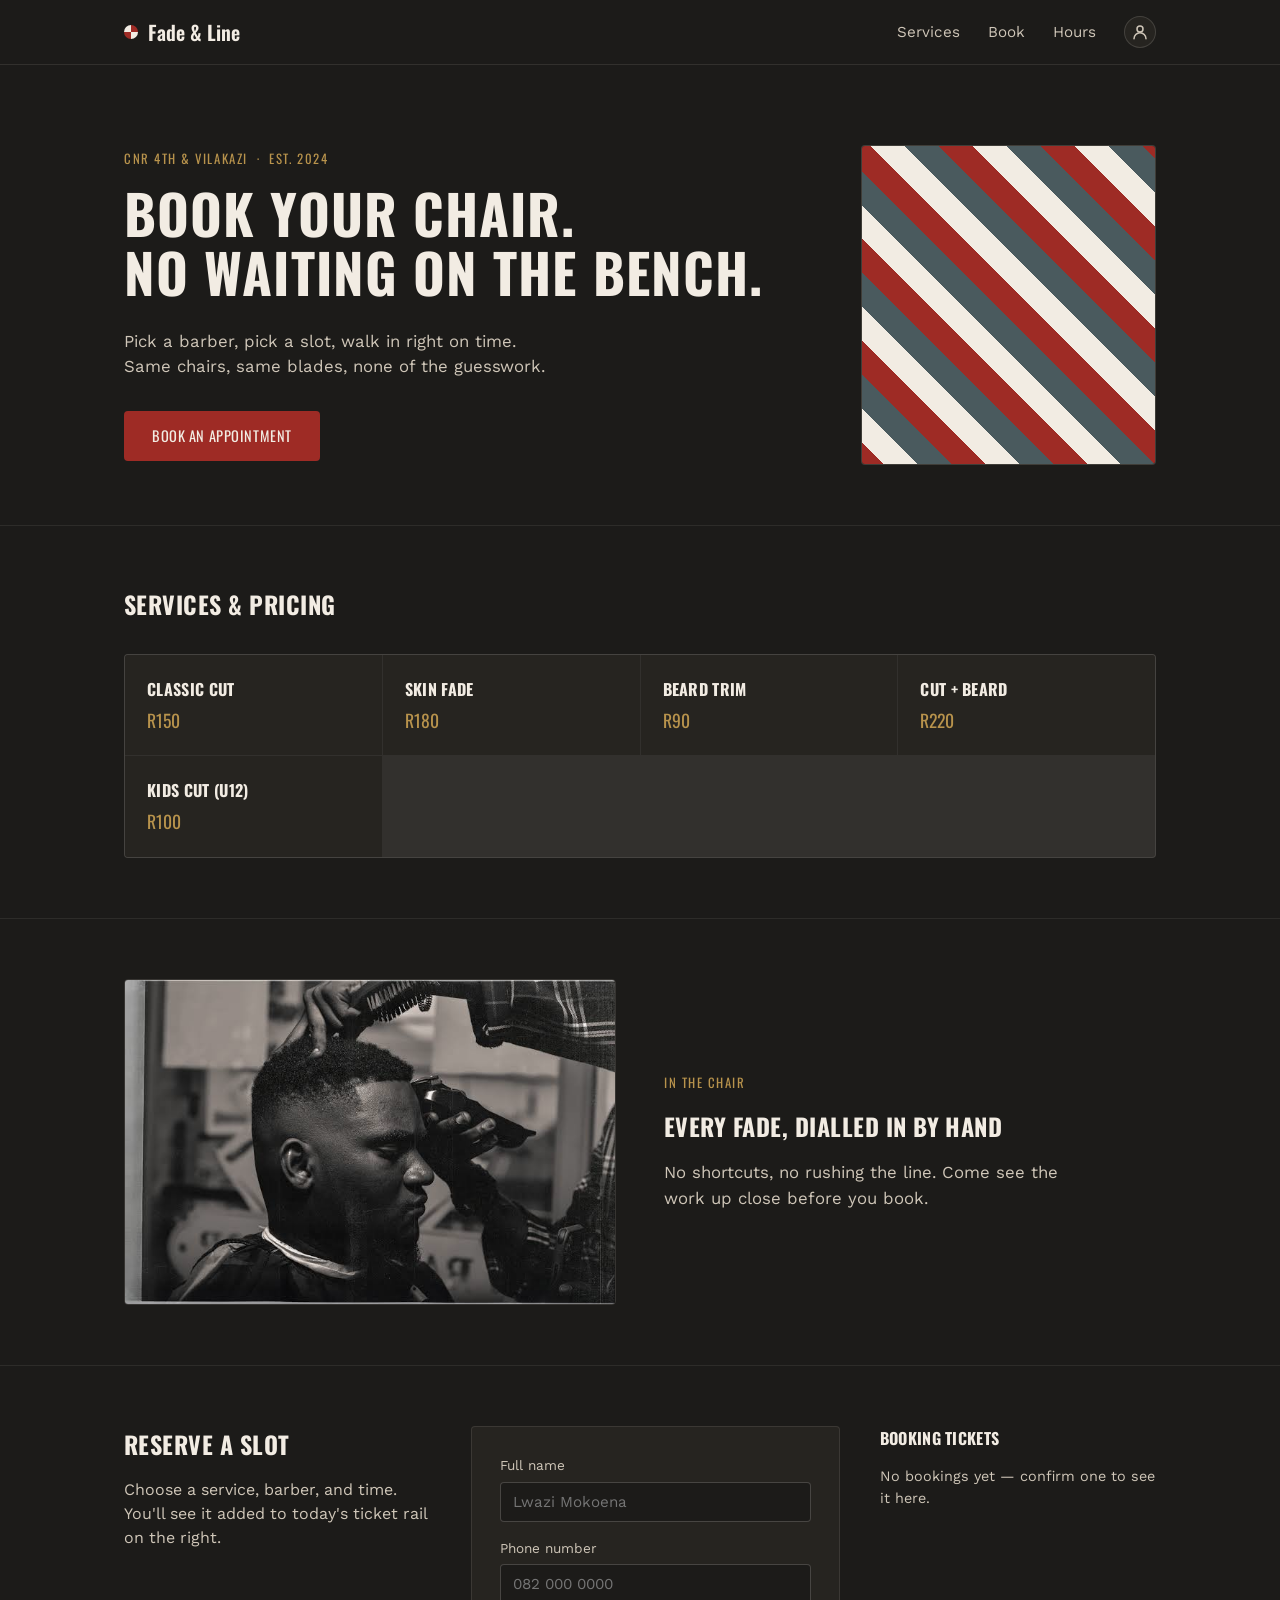
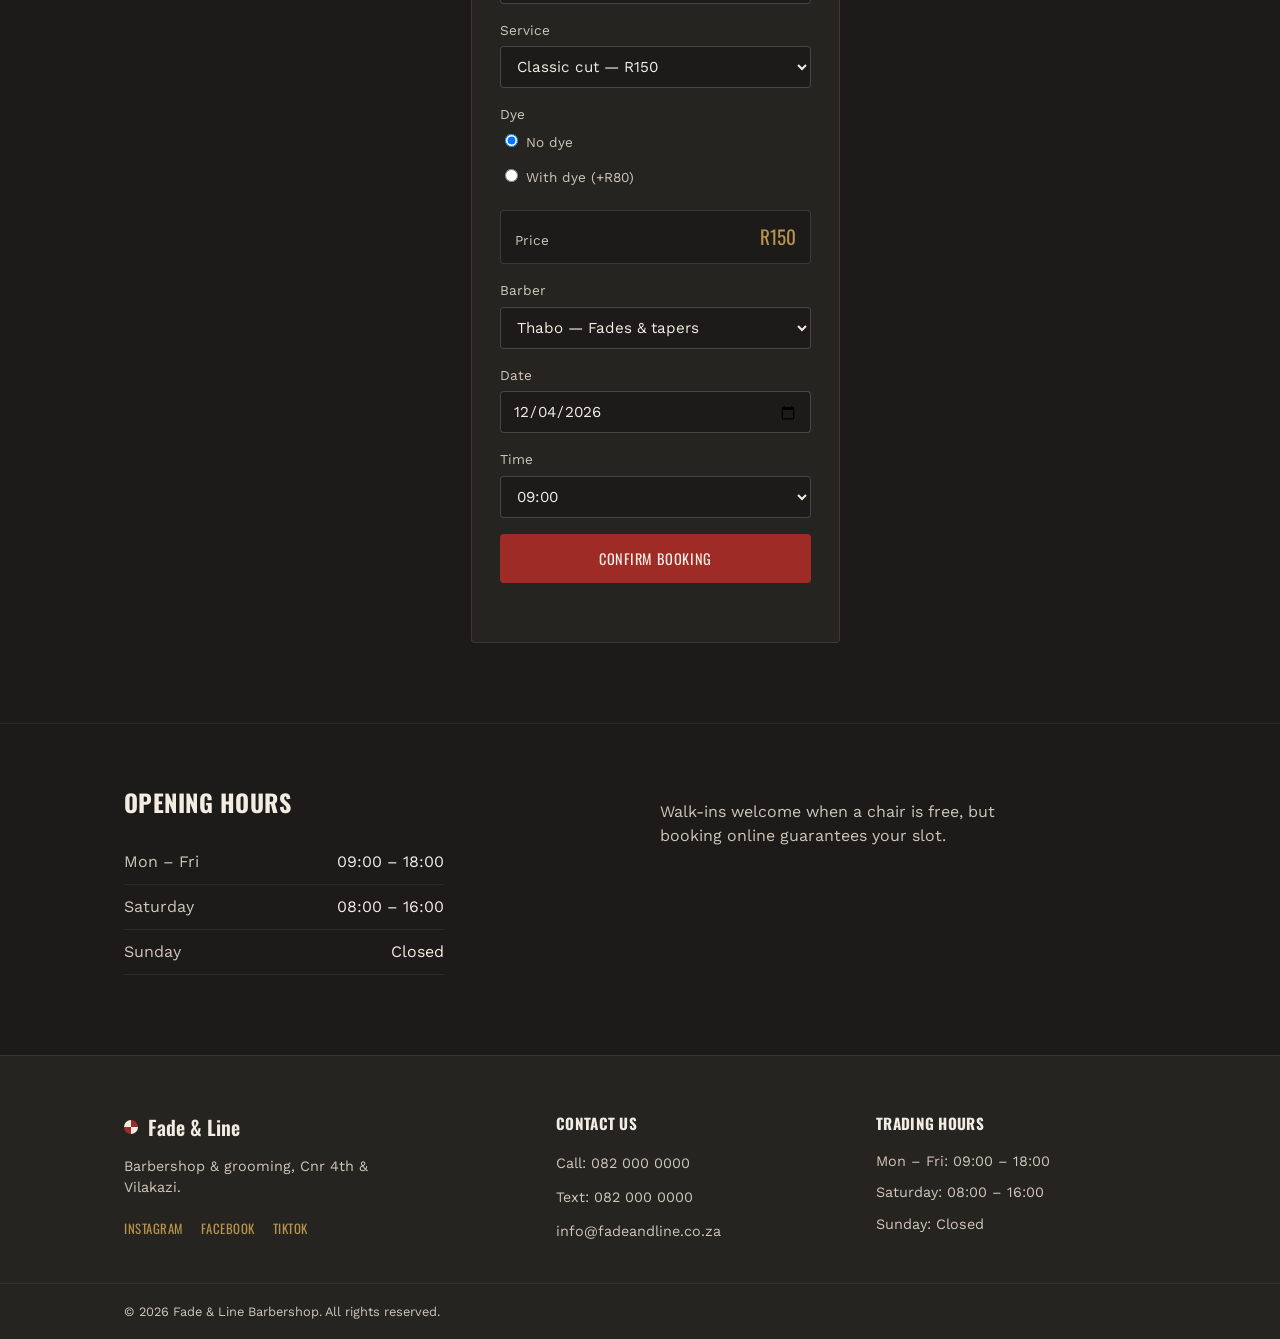
<file: index.html>
<!DOCTYPE html>
<html lang="en">
<head>
  <meta charset="UTF-8">
  <meta name="viewport" content="width=device-width, initial-scale=1.0">
  <title>Fade &amp; Line — Barbershop Booking</title>
  <link rel="preconnect" href="https://fonts.googleapis.com">
  <link href="https://fonts.googleapis.com/css2?family=Oswald:wght@500;600;700&family=Work+Sans:wght@400;500;600&display=swap" rel="stylesheet">
  <link rel="stylesheet" href="style.css">
</head>
<body>

  <!-- ===== HEADER ===== -->
  <header class="site-header">
    <div class="wrap header-row">
      <a class="brand" href="#top">
        <span class="brand-mark" aria-hidden="true"></span>
        Fade &amp; Line
      </a>
      <nav class="nav">
        <a href="#services">Services</a>
        <a href="#book">Book</a>
        <a href="#hours">Hours</a>
        <a href="owner.html" class="owner-link" aria-label="Owner login">
          <svg viewBox="0 0 24 24" width="18" height="18" fill="none" stroke="currentColor" stroke-width="2" stroke-linecap="round" stroke-linejoin="round" aria-hidden="true">
            <circle cx="12" cy="8" r="4"></circle>
            <path d="M4 21c0-4.4 3.6-8 8-8s8 3.6 8 8"></path>
          </svg>
          <span class="owner-link-tooltip">Owner login</span>
        </a>
      </nav>
    </div>
  </header>

  <!-- ===== HERO ===== -->
  <section class="hero" id="top">
    <div class="wrap hero-grid">
      <div class="hero-copy">
        <p class="eyebrow">Cnr 4th &amp; Vilakazi &nbsp;·&nbsp; Est. 2024</p>
        <h1>Book your chair.<br>No waiting on the bench.</h1>
        <p class="lede">Pick a barber, pick a slot, walk in right on time. Same chairs, same blades, none of the guesswork.</p>
        <a href="#book" class="btn btn-primary">Book an appointment</a>
      </div>
      <div class="hero-pole" aria-hidden="true">
        <div class="pole-stripe"></div>
      </div>
    </div>
  </section>

  <!-- ===== SERVICES ===== -->
  <section class="services" id="services">
    <div class="wrap">
      <h2>Services &amp; pricing</h2>
      <ul class="service-list" id="service-list">
        <!-- Populated by script.js from the SERVICES array -->
      </ul>
    </div>
  </section>

  <!-- ===== GALLERY ===== -->
  <section class="gallery" id="gallery">
    <div class="wrap gallery-grid">
      <div class="gallery-image">
        <img src="images/Barber cut.jpg" alt="A barber lining up a client's fade with clippers in the chair" loading="lazy">
      </div>
      <div class="gallery-copy">
        <p class="eyebrow">In the chair</p>
        <h2>Every fade, dialled in by hand</h2>
        <p class="lede">No shortcuts, no rushing the line. Come see the work up close before you book.</p>
      </div>
    </div>
  </section>

  <!-- Owner panel now lives on its own page: owner.html -->

  <!-- ===== BOOKING ===== -->
  <section class="booking" id="book">
    <div class="wrap booking-grid">
      <div class="booking-intro">
        <h2>Reserve a slot</h2>
        <p>Choose a service, barber, and time. You'll see it added to today's ticket rail on the right.</p>
      </div>

      <form class="booking-form" id="booking-form" novalidate>
        <div class="field">
          <label for="name">Full name</label>
          <input type="text" id="name" name="name" required autocomplete="name" placeholder="Lwazi Mokoena">
        </div>

        <div class="field">
          <label for="phone">Phone number</label>
          <input type="tel" id="phone" name="phone" required autocomplete="tel" placeholder="082 000 0000">
        </div>

        <div class="field">
          <label for="service">Service</label>
          <select id="service" name="service" required></select>
        </div>

        <div class="field" id="dye-field">
          <label>Dye</label>
          <div class="radio-group">
            <label class="radio-option">
              <input type="radio" name="dye" value="no" checked>
              No dye
            </label>
            <label class="radio-option">
              <input type="radio" name="dye" value="yes">
              With dye <span id="dye-surcharge-label"></span>
            </label>
          </div>
        </div>

        <div class="field" id="other-field" hidden>
          <label for="reference-photo">Upload a reference photo</label>
          <input type="file" id="reference-photo" accept="image/*">
          <div id="photo-preview" class="photo-preview"></div>
          <p class="field-hint">Custom cuts are quoted by the barber once they see your reference — no price shown here.</p>
        </div>

        <div class="field price-field">
          <span class="price-label">Price</span>
          <span class="price-value" id="price-value">—</span>
        </div>

        <div class="field">
          <label for="barber">Barber</label>
          <select id="barber" name="barber" required>
            <option value="Thabo">Thabo — Fades &amp; tapers</option>
            <option value="Sipho">Sipho — Classic cuts</option>
            <option value="Ayanda">Ayanda — Beard specialist</option>
          </select>
        </div>

        <div class="field">
          <label for="date">Date</label>
          <input type="date" id="date" name="date" required>
        </div>

        <div class="field">
          <label for="time">Time</label>
          <select id="time" name="time" required></select>
        </div>

        <button type="submit" class="btn btn-primary btn-block">Confirm booking</button>
        <p class="form-note" id="form-note" role="status" aria-live="polite"></p>
      </form>

      <aside class="ticket-rail" aria-label="Today's bookings">
        <h3>Booking tickets</h3>
        <ul id="ticket-list" class="ticket-list">
          <li class="ticket-empty" id="ticket-empty">No bookings yet — confirm one to see it here.</li>
        </ul>
      </aside>
    </div>
  </section>

  <!-- ===== HOURS ===== -->
  <section class="hours" id="hours">
    <div class="wrap hours-grid">
      <div>
        <h2>Opening hours</h2>
        <dl class="hours-list">
          <div><dt>Mon – Fri</dt><dd>09:00 – 18:00</dd></div>
          <div><dt>Saturday</dt><dd>08:00 – 16:00</dd></div>
          <div><dt>Sunday</dt><dd>Closed</dd></div>
        </dl>
      </div>
      <div class="hours-note">
        <p>Walk-ins welcome when a chair is free, but booking online guarantees your slot.</p>
      </div>
    </div>
  </section>

  <footer class="site-footer">
    <div class="wrap footer-grid">
      <div class="footer-brand">
        <a class="brand" href="#top">
          <span class="brand-mark" aria-hidden="true"></span>
          Fade &amp; Line
        </a>
        <p class="footer-tagline">Barbershop &amp; grooming, Cnr 4th &amp; Vilakazi.</p>
        <div class="footer-social">
          <a href="#" target="_blank" rel="noopener">Instagram</a>
          <a href="#" target="_blank" rel="noopener">Facebook</a>
          <a href="#" target="_blank" rel="noopener">TikTok</a>
        </div>
      </div>

      <div class="footer-col">
        <h3>Contact us</h3>
        <ul class="footer-list">
          <li><a href="tel:+27820000000">Call: 082 000 0000</a></li>
          <li><a href="sms:+27820000000">Text: 082 000 0000</a></li>
          <li><a href="mailto:info@fadeandline.co.za">info@fadeandline.co.za</a></li>
        </ul>
      </div>

      <div class="footer-col">
        <h3>Trading hours</h3>
        <ul class="footer-list footer-list--plain">
          <li>Mon – Fri: 09:00 – 18:00</li>
          <li>Saturday: 08:00 – 16:00</li>
          <li>Sunday: Closed</li>
        </ul>
      </div>
    </div>

    <div class="footer-bottom">
      <div class="wrap">
        <p>&copy; 2026 Fade &amp; Line Barbershop. All rights reserved.</p>
      </div>
    </div>
  </footer>

  <script src="data.js"></script>
  <script src="script.js"></script>
</body>
</html>
</file>
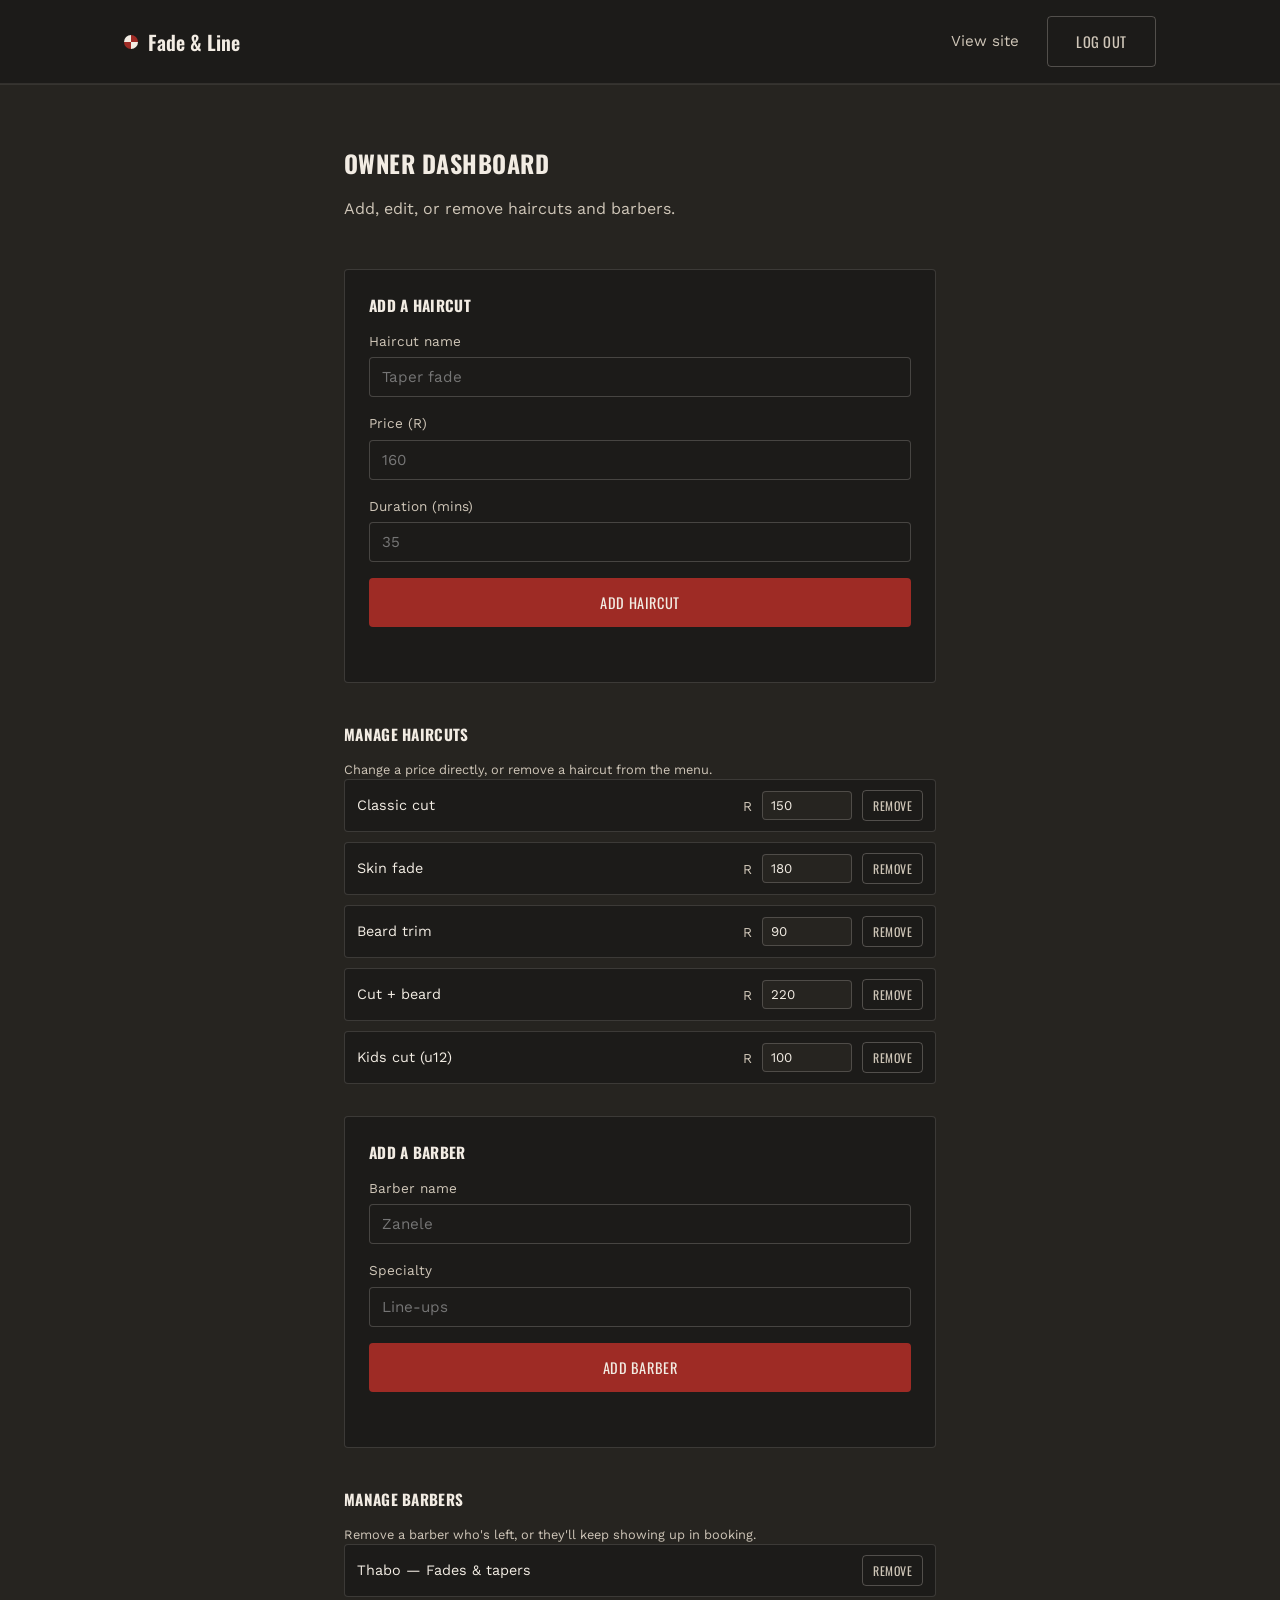
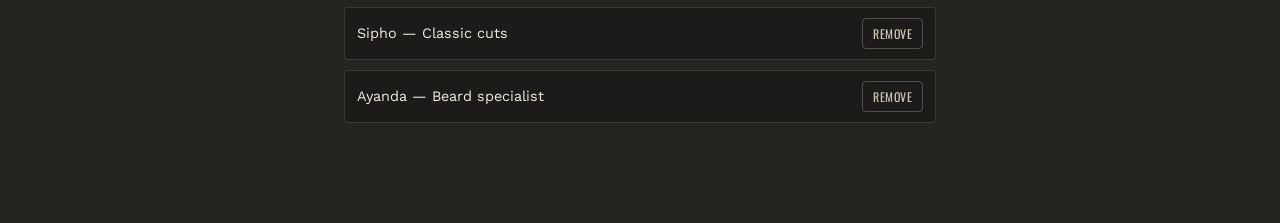
<file: dashboard.html>
<!DOCTYPE html>
<html lang="en">
<head>
  <meta charset="UTF-8">
  <meta name="viewport" content="width=device-width, initial-scale=1.0">
  <title>Owner Dashboard — Fade &amp; Line</title>
  <link rel="preconnect" href="https://fonts.googleapis.com">
  <link href="https://fonts.googleapis.com/css2?family=Oswald:wght@500;600;700&family=Work+Sans:wght@400;500;600&display=swap" rel="stylesheet">
  <link rel="stylesheet" href="style.css">
</head>
<body>

  <!-- ===== HEADER ===== -->
  <header class="site-header">
    <div class="wrap header-row">
      <a class="brand" href="index.html">
        <span class="brand-mark" aria-hidden="true"></span>
        Fade &amp; Line
      </a>
      <nav class="nav">
        <a href="index.html">View site</a>
        <button type="button" class="btn btn-secondary" id="owner-logout" style="margin:0;">Log out</button>
      </nav>
    </div>
  </header>

  <!-- ===== DASHBOARD ===== -->
  <!-- Reachable directly by URL with no login check — see the note
       in owner.js about why, and what fixes it once the backend
       exists. Also: SERVICES/BARBERS here come fresh from data.js
       on every load, separate from index.html's copy. Changes here
       won't show on the live site until both pages read from a
       real backend instead of this file. -->
  <section class="owner-panel" id="dashboard">
    <div class="wrap owner-grid owner-grid--wide">
      <div>
        <h2>Owner dashboard</h2>
        <p>Add, edit, or remove haircuts and barbers.</p>
      </div>

      <!-- Add a haircut -->
      <form class="owner-form" id="owner-form" novalidate>
        <h3 class="owner-manage-title">Add a haircut</h3>
        <div class="field">
          <label for="new-service-name">Haircut name</label>
          <input type="text" id="new-service-name" placeholder="Taper fade">
        </div>
        <div class="field">
          <label for="new-service-price">Price (R)</label>
          <input type="number" id="new-service-price" min="0" step="10" placeholder="160">
        </div>
        <div class="field">
          <label for="new-service-duration">Duration (mins)</label>
          <input type="number" id="new-service-duration" min="5" step="5" placeholder="35">
        </div>
        <button type="submit" class="btn btn-primary btn-block">Add haircut</button>
        <p class="form-note" id="owner-note" role="status" aria-live="polite"></p>
      </form>

      <!-- Manage existing haircuts -->
      <div class="owner-manage-block">
        <h3 class="owner-manage-title">Manage haircuts</h3>
        <p class="field-hint">Change a price directly, or remove a haircut from the menu.</p>
        <ul id="owner-service-list" class="manage-list"></ul>
      </div>

      <!-- Add a barber -->
      <form class="owner-form" id="owner-barber-form" novalidate>
        <h3 class="owner-manage-title">Add a barber</h3>
        <div class="field">
          <label for="new-barber-name">Barber name</label>
          <input type="text" id="new-barber-name" placeholder="Zanele">
        </div>
        <div class="field">
          <label for="new-barber-specialty">Specialty</label>
          <input type="text" id="new-barber-specialty" placeholder="Line-ups">
        </div>
        <button type="submit" class="btn btn-primary btn-block">Add barber</button>
        <p class="form-note" id="owner-barber-note" role="status" aria-live="polite"></p>
      </form>

      <!-- Manage existing barbers -->
      <div class="owner-manage-block">
        <h3 class="owner-manage-title">Manage barbers</h3>
        <p class="field-hint">Remove a barber who's left, or they'll keep showing up in booking.</p>
        <ul id="owner-barber-list" class="manage-list"></ul>
      </div>
    </div>
  </section>

  <script src="data.js"></script>
  <script src="dashboard.js"></script>
</body>
</html>
</file>
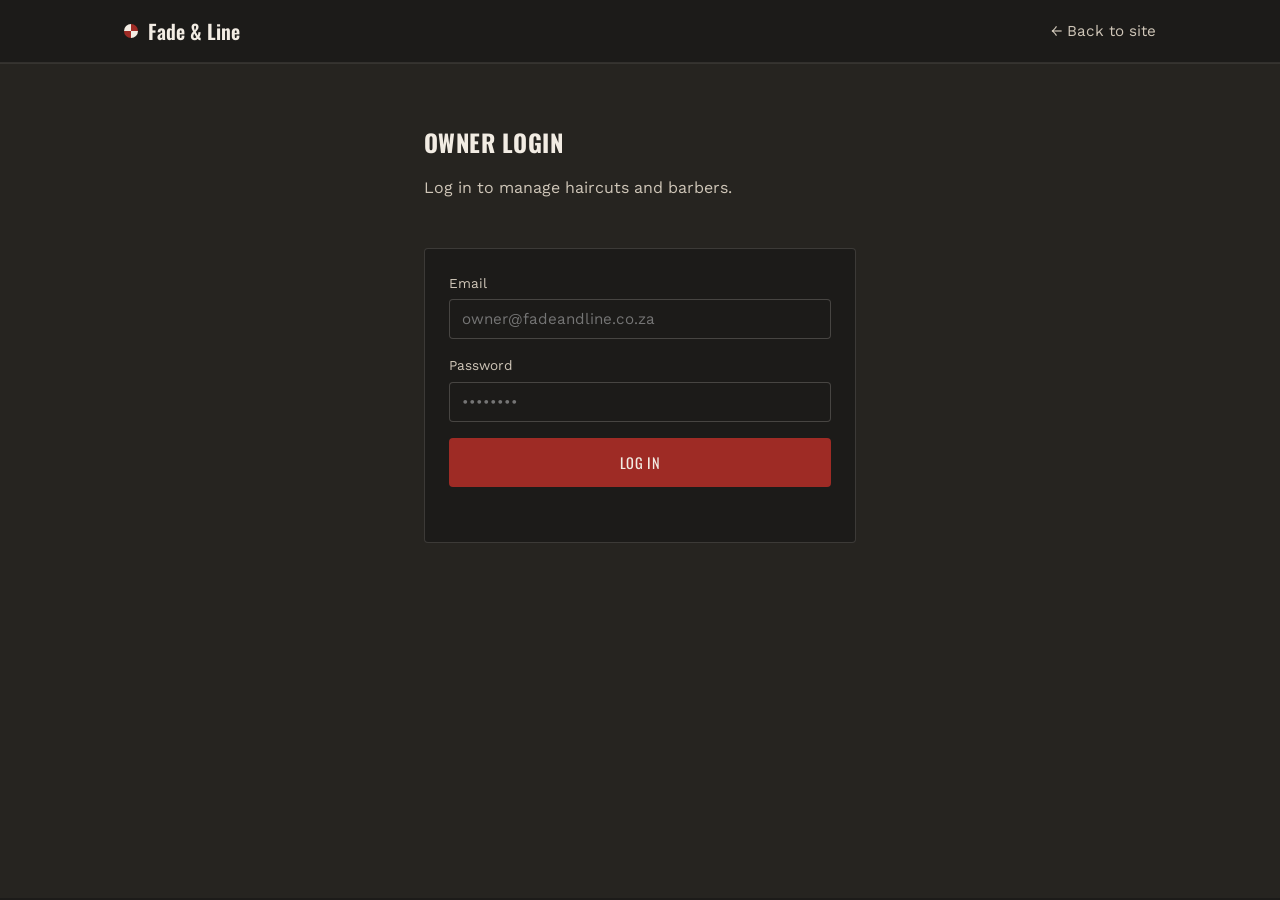
<file: owner.html>
<!DOCTYPE html>
<html lang="en">
<head>
  <meta charset="UTF-8">
  <meta name="viewport" content="width=device-width, initial-scale=1.0">
  <title>Owner Login — Fade &amp; Line</title>
  <link rel="preconnect" href="https://fonts.googleapis.com">
  <link href="https://fonts.googleapis.com/css2?family=Oswald:wght@500;600;700&family=Work+Sans:wght@400;500;600&display=swap" rel="stylesheet">
  <link rel="stylesheet" href="style.css">
</head>
<body>

  <!-- ===== HEADER ===== -->
  <header class="site-header">
    <div class="wrap header-row">
      <a class="brand" href="index.html">
        <span class="brand-mark" aria-hidden="true"></span>
        Fade &amp; Line
      </a>
      <nav class="nav">
        <a href="index.html">&larr; Back to site</a>
      </nav>
    </div>
  </header>

  <!-- ===== OWNER LOGIN ===== -->
  <!-- DEMO-ONLY LOGIN, NOT REAL SECURITY.
       This page only decides whether to SEND you to dashboard.html
       — it does not protect it. Anyone who types the dashboard's
       address directly gets in without logging in at all, because
       nothing here creates a real session. Real protection means
       the dashboard checks for a valid session BEFORE it loads any
       data, which needs a backend: once Supabase Auth exists, the
       dashboard would call supabase.auth.getSession() on load and
       redirect back here if there isn't one. -->
  <section class="owner-panel" id="owner">
    <div class="wrap owner-grid">
      <div>
        <h2>Owner login</h2>
        <p>Log in to manage haircuts and barbers.</p>
      </div>

      <form class="owner-form" id="owner-login-form" novalidate>
        <div class="field">
          <label for="owner-email">Email</label>
          <input type="email" id="owner-email" required autocomplete="username" placeholder="owner@fadeandline.co.za">
        </div>
        <div class="field">
          <label for="owner-password">Password</label>
          <input type="password" id="owner-password" required autocomplete="current-password" placeholder="••••••••">
        </div>
        <button type="submit" class="btn btn-primary btn-block">Log in</button>
        <p class="form-note" id="owner-login-note" role="status" aria-live="polite"></p>
      </form>
    </div>
  </section>

  <script src="owner.js"></script>
</body>
</html>
</file>
<file: style.css>
/* =========================================================
   DESIGN TOKENS
   Charcoal + ivory base, barber-pole red, brass accent.
   ========================================================= */
:root {
  --charcoal: #1c1b19;
  --charcoal-soft: #262420;
  --ivory: #f2ece3;
  --ivory-dim: #cfc6b8;
  --pole-red: #9e2b25;
  --steel: #4a5a5e;
  --brass: #b8934c;

  --font-display: "Oswald", sans-serif;
  --font-body: "Work Sans", sans-serif;

  --radius: 4px;
  --wrap-width: 1080px;
}

* { box-sizing: border-box; }

html { scroll-behavior: smooth; }

body {
  margin: 0;
  background: var(--charcoal);
  color: var(--ivory);
  font-family: var(--font-body);
  line-height: 1.5;
}

h1, h2, h3 {
  font-family: var(--font-display);
  text-transform: uppercase;
  letter-spacing: 0.02em;
  margin: 0 0 0.5em;
}

a { color: inherit; }

.wrap {
  max-width: var(--wrap-width);
  margin: 0 auto;
  padding: 0 24px;
}

/* =========================================================
   HEADER
   ========================================================= */
.site-header {
  position: sticky;
  top: 0;
  z-index: 10;
  background: var(--charcoal);
  border-bottom: 1px solid rgba(242, 236, 227, 0.1);
}

.header-row {
  display: flex;
  align-items: center;
  justify-content: space-between;
  padding-top: 16px;
  padding-bottom: 16px;
}

.brand {
  display: flex;
  align-items: center;
  gap: 10px;
  font-family: var(--font-display);
  font-size: 1.25rem;
  font-weight: 600;
  text-decoration: none;
  color: var(--ivory);
}

.brand-mark {
  width: 14px;
  height: 14px;
  border-radius: 50%;
  background: conic-gradient(var(--pole-red) 0 25%, var(--ivory) 25% 50%, var(--pole-red) 50% 75%, var(--ivory) 75% 100%);
}

.nav { display: flex; align-items: center; gap: 28px; }

.nav a {
  text-decoration: none;
  font-size: 0.95rem;
  color: var(--ivory-dim);
  transition: color 0.15s ease;
}

.nav a:hover,
.nav a:focus-visible { color: var(--brass); }

.owner-link {
  position: relative;
  display: inline-flex;
  align-items: center;
  justify-content: center;
  width: 32px;
  height: 32px;
  border-radius: 50%;
  background: var(--charcoal-soft);
  border: 1px solid rgba(242, 236, 227, 0.15);
  color: var(--ivory-dim);
  text-decoration: none;
  transition: color 0.15s ease, border-color 0.15s ease;
}

.owner-link:hover,
.owner-link:focus-visible {
  color: var(--brass);
  border-color: var(--brass);
}

.owner-link-tooltip {
  position: absolute;
  top: calc(100% + 8px);
  right: 0;
  background: var(--charcoal-soft);
  border: 1px solid rgba(242, 236, 227, 0.15);
  color: var(--ivory);
  font-size: 0.75rem;
  white-space: nowrap;
  padding: 6px 10px;
  border-radius: var(--radius);
  opacity: 0;
  pointer-events: none;
  transform: translateY(-4px);
  transition: opacity 0.15s ease, transform 0.15s ease;
}

.owner-link:hover .owner-link-tooltip,
.owner-link:focus-visible .owner-link-tooltip {
  opacity: 1;
  transform: translateY(0);
}

/* =========================================================
   HERO
   ========================================================= */
.hero { padding: 80px 0 60px; }

.hero-grid {
  display: grid;
  grid-template-columns: 1.4fr 0.6fr;
  gap: 48px;
  align-items: center;
}

.eyebrow {
  font-family: var(--font-display);
  text-transform: uppercase;
  letter-spacing: 0.12em;
  font-size: 0.8rem;
  color: var(--brass);
  margin: 0 0 16px;
}

.hero h1 {
  font-size: clamp(2.2rem, 4.5vw, 3.4rem);
  line-height: 1.08;
}

.lede {
  color: var(--ivory-dim);
  max-width: 44ch;
  font-size: 1.05rem;
  margin: 20px 0 32px;
}

/* Barber pole — the signature visual element */
.hero-pole {
  height: 320px;
  border-radius: var(--radius);
  overflow: hidden;
  background: var(--charcoal-soft);
  border: 1px solid rgba(242, 236, 227, 0.12);
}

.pole-stripe {
  height: 100%;
  width: 100%;
  background: repeating-linear-gradient(
    45deg,
    var(--pole-red) 0 24px,
    var(--ivory) 24px 48px,
    var(--steel) 48px 72px
  );
  animation: pole-scroll 6s linear infinite;
  background-size: 200% 200%;
}

@keyframes pole-scroll {
  from { background-position: 0 0; }
  to { background-position: 0 -204px; }
}

@media (prefers-reduced-motion: reduce) {
  .pole-stripe { animation: none; }
}

/* =========================================================
   BUTTONS
   ========================================================= */
.btn {
  display: inline-block;
  font-family: var(--font-display);
  text-transform: uppercase;
  letter-spacing: 0.04em;
  font-size: 0.9rem;
  padding: 14px 28px;
  border-radius: var(--radius);
  border: none;
  cursor: pointer;
  text-decoration: none;
  transition: transform 0.12s ease, background 0.15s ease;
}

.btn-primary {
  background: var(--pole-red);
  color: var(--ivory);
}

.btn-primary:hover,
.btn-primary:focus-visible {
  background: #b6342c;
}

.btn-secondary {
  background: transparent;
  color: var(--ivory-dim);
  border: 1px solid rgba(242, 236, 227, 0.25);
  margin-top: 10px;
}

.btn-secondary:hover,
.btn-secondary:focus-visible {
  color: var(--ivory);
  border-color: var(--ivory-dim);
}

.btn:active { transform: scale(0.98); }

.btn-block { width: 100%; }

/* =========================================================
   SERVICES
   ========================================================= */
.services { padding: 60px 0; border-top: 1px solid rgba(242, 236, 227, 0.08); }

.service-list {
  list-style: none;
  margin: 32px 0 0;
  padding: 0;
  display: grid;
  grid-template-columns: repeat(auto-fit, minmax(220px, 1fr));
  gap: 1px;
  background: rgba(242, 236, 227, 0.1);
  border: 1px solid rgba(242, 236, 227, 0.1);
  border-radius: var(--radius);
  overflow: hidden;
}

.service-item {
  background: var(--charcoal-soft);
  padding: 22px;
}

.service-item h3 {
  font-size: 1rem;
  margin: 0 0 6px;
}

.service-price {
  color: var(--brass);
  font-family: var(--font-display);
  font-size: 1.1rem;
}

.service-duration {
  color: var(--ivory-dim);
  font-size: 0.85rem;
  margin-top: 4px;
}

/* =========================================================
   GALLERY
   ========================================================= */
.gallery { padding: 60px 0; border-top: 1px solid rgba(242, 236, 227, 0.08); }

.gallery-grid {
  display: grid;
  grid-template-columns: 1fr 1fr;
  gap: 48px;
  align-items: center;
}

.gallery-image {
  border-radius: var(--radius);
  overflow: hidden;
  border: 1px solid rgba(242, 236, 227, 0.12);
}

.gallery-image img {
  width: 100%;
  height: 100%;
  display: block;
  object-fit: cover;
  filter: grayscale(15%);
}

.gallery-copy .lede { margin: 16px 0 0; }

/* =========================================================
   OWNER PANEL
   ========================================================= */
.owner-panel {
  padding: 60px 0 100px;
  border-top: 1px solid rgba(242, 236, 227, 0.08);
  background: var(--charcoal-soft);
  min-height: calc(100vh - 65px);
}

.owner-grid {
  display: flex;
  flex-direction: column;
  gap: 32px;
  max-width: 480px;
  margin: 0 auto;
}

.owner-grid--wide {
  max-width: 640px;
}

.owner-panel p { color: var(--ivory-dim); }

.owner-form {
  background: var(--charcoal);
  padding: 24px;
  border-radius: var(--radius);
  border: 1px solid rgba(242, 236, 227, 0.15);
}

.owner-manage {
  display: flex;
  flex-direction: column;
  gap: 32px;
}

.owner-manage-title {
  font-size: 0.95rem;
  margin: 0 0 14px;
}

.owner-manage-block {
  padding-top: 8px;
}

.manage-list {
  list-style: none;
  margin: 0;
  padding: 0;
  display: flex;
  flex-direction: column;
  gap: 10px;
}

.manage-row {
  display: flex;
  align-items: center;
  gap: 10px;
  background: var(--charcoal);
  border: 1px solid rgba(242, 236, 227, 0.15);
  border-radius: var(--radius);
  padding: 10px 12px;
}

.manage-row-name {
  flex: 1;
  font-size: 0.9rem;
}

.manage-row-currency {
  color: var(--ivory-dim);
  font-size: 0.85rem;
}

.manage-price-input {
  width: 90px;
  padding: 6px 8px;
  background: var(--charcoal-soft);
  border: 1px solid rgba(242, 236, 227, 0.2);
  border-radius: var(--radius);
  color: var(--ivory);
  font-family: var(--font-body);
}

.manage-remove {
  margin: 0;
  padding: 6px 10px;
  font-size: 0.75rem;
}

.manage-empty {
  color: var(--ivory-dim);
  font-size: 0.9rem;
}

/* =========================================================
   BOOKING
   ========================================================= */
.booking { padding: 60px 0 80px; border-top: 1px solid rgba(242, 236, 227, 0.08); }

.booking-grid {
  display: grid;
  grid-template-columns: 1fr 1.2fr 0.9fr;
  gap: 40px;
  align-items: start;
}

.booking-intro p { color: var(--ivory-dim); }

.booking-form {
  background: var(--charcoal-soft);
  padding: 28px;
  border-radius: var(--radius);
  border: 1px solid rgba(242, 236, 227, 0.1);
}

.field { margin-bottom: 16px; }

.field label {
  display: block;
  font-size: 0.85rem;
  color: var(--ivory-dim);
  margin-bottom: 6px;
}

.field input,
.field select {
  width: 100%;
  padding: 10px 12px;
  background: var(--charcoal);
  border: 1px solid rgba(242, 236, 227, 0.2);
  border-radius: var(--radius);
  color: var(--ivory);
  font-family: var(--font-body);
  font-size: 0.95rem;
}

.field input:focus-visible,
.field select:focus-visible {
  outline: 2px solid var(--brass);
  outline-offset: 1px;
}

.radio-group {
  display: flex;
  flex-direction: column;
  gap: 8px;
}

.radio-option {
  display: flex;
  align-items: center;
  gap: 8px;
  font-size: 0.95rem;
  color: var(--ivory);
  cursor: pointer;
}

.radio-option input { width: auto; }

.field-hint {
  font-size: 0.8rem;
  color: var(--ivory-dim);
  margin: 8px 0 0;
}

.photo-preview {
  margin-top: 10px;
}

.photo-preview img {
  max-width: 140px;
  border-radius: var(--radius);
  border: 1px solid rgba(242, 236, 227, 0.2);
  display: block;
}

.price-field {
  display: flex;
  justify-content: space-between;
  align-items: baseline;
  padding: 12px 14px;
  background: var(--charcoal);
  border: 1px solid rgba(242, 236, 227, 0.15);
  border-radius: var(--radius);
}

.price-label {
  font-size: 0.85rem;
  color: var(--ivory-dim);
}

.price-value {
  font-family: var(--font-display);
  font-size: 1.2rem;
  color: var(--brass);
}

.form-note {
  min-height: 1.2em;
  margin: 14px 0 0;
  font-size: 0.9rem;
  color: var(--brass);
}

/* Ticket rail — booking confirmations shown as torn ticket stubs */
.ticket-rail h3 {
  font-size: 1rem;
  margin-bottom: 16px;
}

.ticket-list {
  list-style: none;
  margin: 0;
  padding: 0;
  display: flex;
  flex-direction: column;
  gap: 12px;
}

.ticket-empty {
  color: var(--ivory-dim);
  font-size: 0.9rem;
}

.ticket {
  position: relative;
  background: var(--ivory);
  color: var(--charcoal);
  padding: 14px 16px;
  border-radius: var(--radius);
  background-image: radial-gradient(circle at 0 50%, var(--charcoal) 4px, transparent 4.5px),
                     radial-gradient(circle at 100% 50%, var(--charcoal) 4px, transparent 4.5px);
  background-repeat: no-repeat;
  background-position: left center, right center;
}

.ticket strong {
  display: block;
  font-family: var(--font-display);
  text-transform: uppercase;
  font-size: 0.9rem;
}

.ticket span {
  display: block;
  font-size: 0.8rem;
  color: var(--steel);
  margin-top: 2px;
}

/* =========================================================
   HOURS
   ========================================================= */
.hours { padding: 60px 0 80px; border-top: 1px solid rgba(242, 236, 227, 0.08); }

.hours-grid {
  display: grid;
  grid-template-columns: 1fr 1fr;
  gap: 40px;
}

.hours-list { margin: 20px 0 0; }

.hours-list div {
  display: flex;
  justify-content: space-between;
  padding: 10px 0;
  border-bottom: 1px solid rgba(242, 236, 227, 0.08);
  max-width: 320px;
}

.hours-list dt { color: var(--ivory-dim); }
.hours-list dd { margin: 0; color: var(--ivory); }

.hours-note p {
  color: var(--ivory-dim);
  max-width: 40ch;
}

/* =========================================================
   FOOTER
   ========================================================= */
.site-footer {
  border-top: 1px solid rgba(242, 236, 227, 0.08);
  background: var(--charcoal-soft);
}

.footer-grid {
  display: grid;
  grid-template-columns: 1.4fr 1fr 1fr;
  gap: 40px;
  padding: 56px 24px 40px;
}

.footer-tagline {
  color: var(--ivory-dim);
  font-size: 0.9rem;
  margin: 14px 0 20px;
  max-width: 32ch;
}

.footer-social {
  display: flex;
  gap: 18px;
}

.footer-social a {
  text-decoration: none;
  font-family: var(--font-display);
  text-transform: uppercase;
  letter-spacing: 0.04em;
  font-size: 0.8rem;
  color: var(--brass);
}

.footer-social a:hover,
.footer-social a:focus-visible { color: var(--ivory); }

.footer-col h3 {
  font-size: 0.95rem;
  margin-bottom: 16px;
}

.footer-list {
  list-style: none;
  margin: 0;
  padding: 0;
  display: flex;
  flex-direction: column;
  gap: 10px;
}

.footer-list a {
  text-decoration: none;
  color: var(--ivory-dim);
  font-size: 0.9rem;
  transition: color 0.15s ease;
}

.footer-list a:hover,
.footer-list a:focus-visible { color: var(--brass); }

.footer-list--plain li {
  color: var(--ivory-dim);
  font-size: 0.9rem;
}

.footer-bottom {
  border-top: 1px solid rgba(242, 236, 227, 0.08);
  padding: 18px 0;
}

.footer-bottom p {
  margin: 0;
  color: var(--ivory-dim);
  font-size: 0.8rem;
}

/* =========================================================
   RESPONSIVE
   ========================================================= */
@media (max-width: 860px) {
  .hero-grid { grid-template-columns: 1fr; }
  .hero-pole { height: 180px; }
  .gallery-grid { grid-template-columns: 1fr; }
  .booking-grid { grid-template-columns: 1fr; }
  .hours-grid { grid-template-columns: 1fr; }
  .footer-grid { grid-template-columns: 1fr; gap: 32px; }
  .nav { gap: 16px; }
}
</file>
